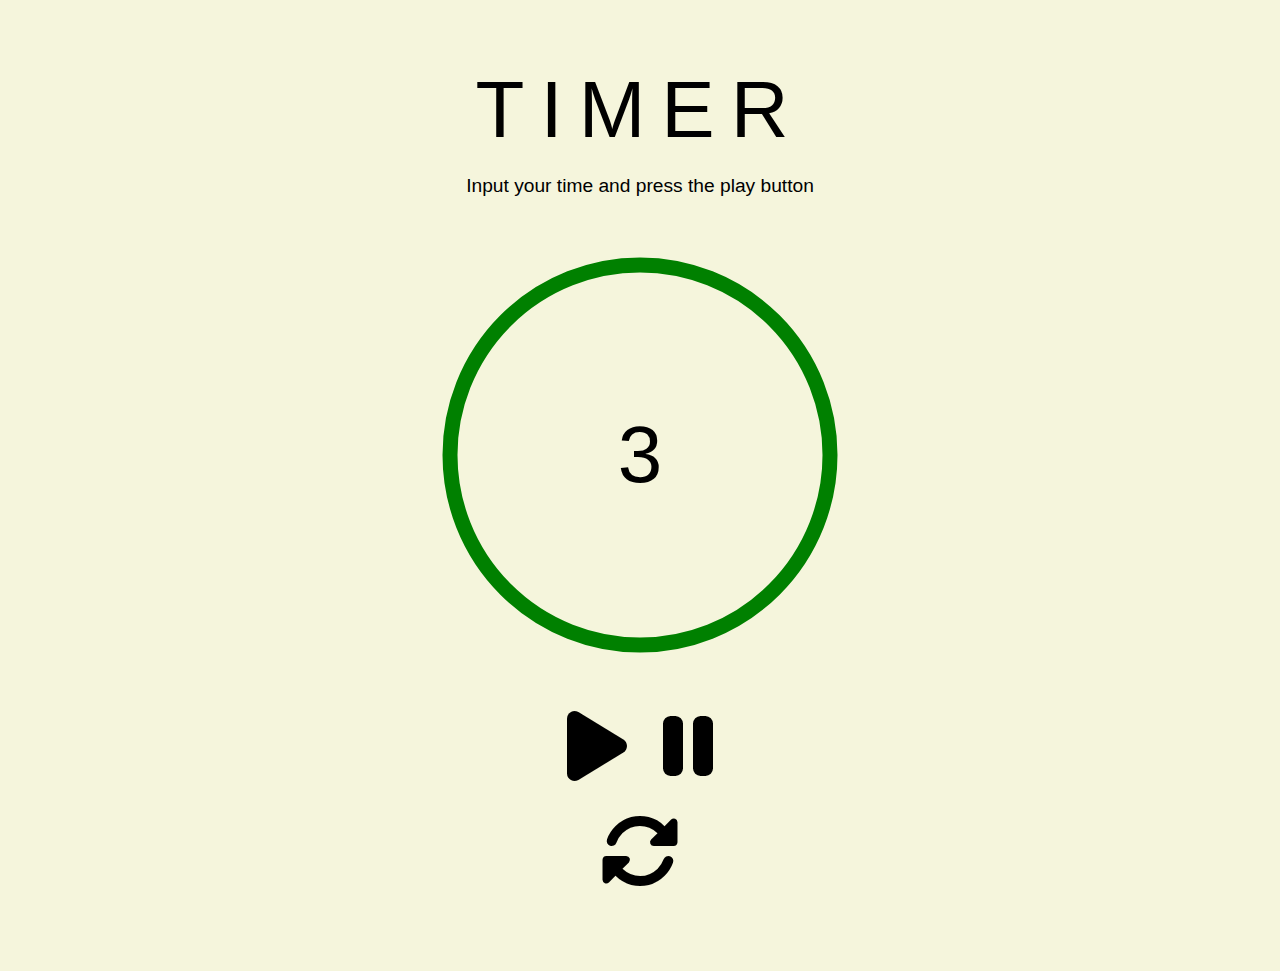
<file: index.html>
<!DOCTYPE html>
<html lang="en">
<head>
    <meta charset="UTF-8">
    <meta http-equiv="X-UA-Compatible" content="IE=edge">
    <meta name="viewport" content="width=device-width, initial-scale=1.0">
    <title>JS Timer</title>
    <link rel="stylesheet" href="https://cdnjs.cloudflare.com/ajax/libs/font-awesome/6.1.1/css/all.min.css">
    <link rel="stylesheet" href="styles.css">
</head>
<body>
    <div class="timer">
        <h1 class="header">Timer</h1>
        <p class="paragraph">Input your time and press the play button</p>
    <div class="test-container">
        <svg class="dial">
            <rect fill="transparent" width="400" height="400"/>
          <circle
            fill="transparent"
            stroke="green"
            stroke-width="15"
            r="190"
            cx="0"
            cy="200"
            transform="rotate(-90 100 100)"
          />
          <div class="timer-count">
            <input id="duration" value="3"/>
         </div>
    </div>
        </svg>
          <div class="buttons">
              <button id="start"><i class="fas fa-play"></i></button>
              <button id="pause"><i class="fas fa-pause"></i></button>
              <div class="reset">
                <button id="reset"<i class="fa-solid fa-rotate"></i></button>
             </div>
          </div>
      </div>
    <script src="timer.js"></script>
    <script src="index.js"></script>
</body>
</html>
</file>
<file: styles.css>
/* Global Styling */

* {
    font: inherit;
  padding: 0;
  margin: 0;
}
  
/* Styling of Main Elements */

html, body {
  overflow-x: hidden;
}

body {
  position: relative;  
  font-family: "Montserrat", sans-serif;
    background-color: beige;
}

.timer {
    margin-top: 4em;
    display: flex;
    flex-direction: column;
    justify-content: center;
    align-items: center;
  }

/* Timer H1 and P Styling */

.header {
    font-size: 5em;
    font-family: "Montserrat", sans-serif;
    text-transform: uppercase;
    text-align: center;
    letter-spacing: .2em;
}

.paragraph {
    font-size: 1.2em;
    padding: 1em;
    margin-top: 0;
    margin-bottom: 2em;
}

/* Counter Styling */

    /* This determines the size of the SVG Circle */
.dial {
    height: 400px;
    width: 400px;
}

.test-container {
    display: flex;
    align-items: center;
    justify-content: center;
  
}

.timer input {
  background-color: transparent;
  border: none;
  font-size: 5em;
  text-align: center;
}

.timer-count {
    position: absolute;
}

.timer input:focus {
    outline: none;
}

/* Button Styling */

.buttons {
    margin-top: 2em;
  margin-bottom: 5em;
}


#start {
    font-size: 5em;
    margin: .2em;
    transition: .5s;
    color: black;
}

#start:hover {
    transform: scale(1.2)
}

#pause {
    font-size: 5em;
    margin: .2em;
    transition: .5s;
  color: black;
}

#pause:hover {
    transform: scale(1.2)
}

.reset {
    display: flex;
    justify-content: center;
    transition: 1s;
}

.reset:hover {
    transform: rotate(180deg)
}

#reset {
    font-size: 5em;
    color: black;
}

.timer button {
    border: none;
    background-color: transparent;
    cursor: pointer;
}

.timer button:focus {
    outline: none;
}
</file>
